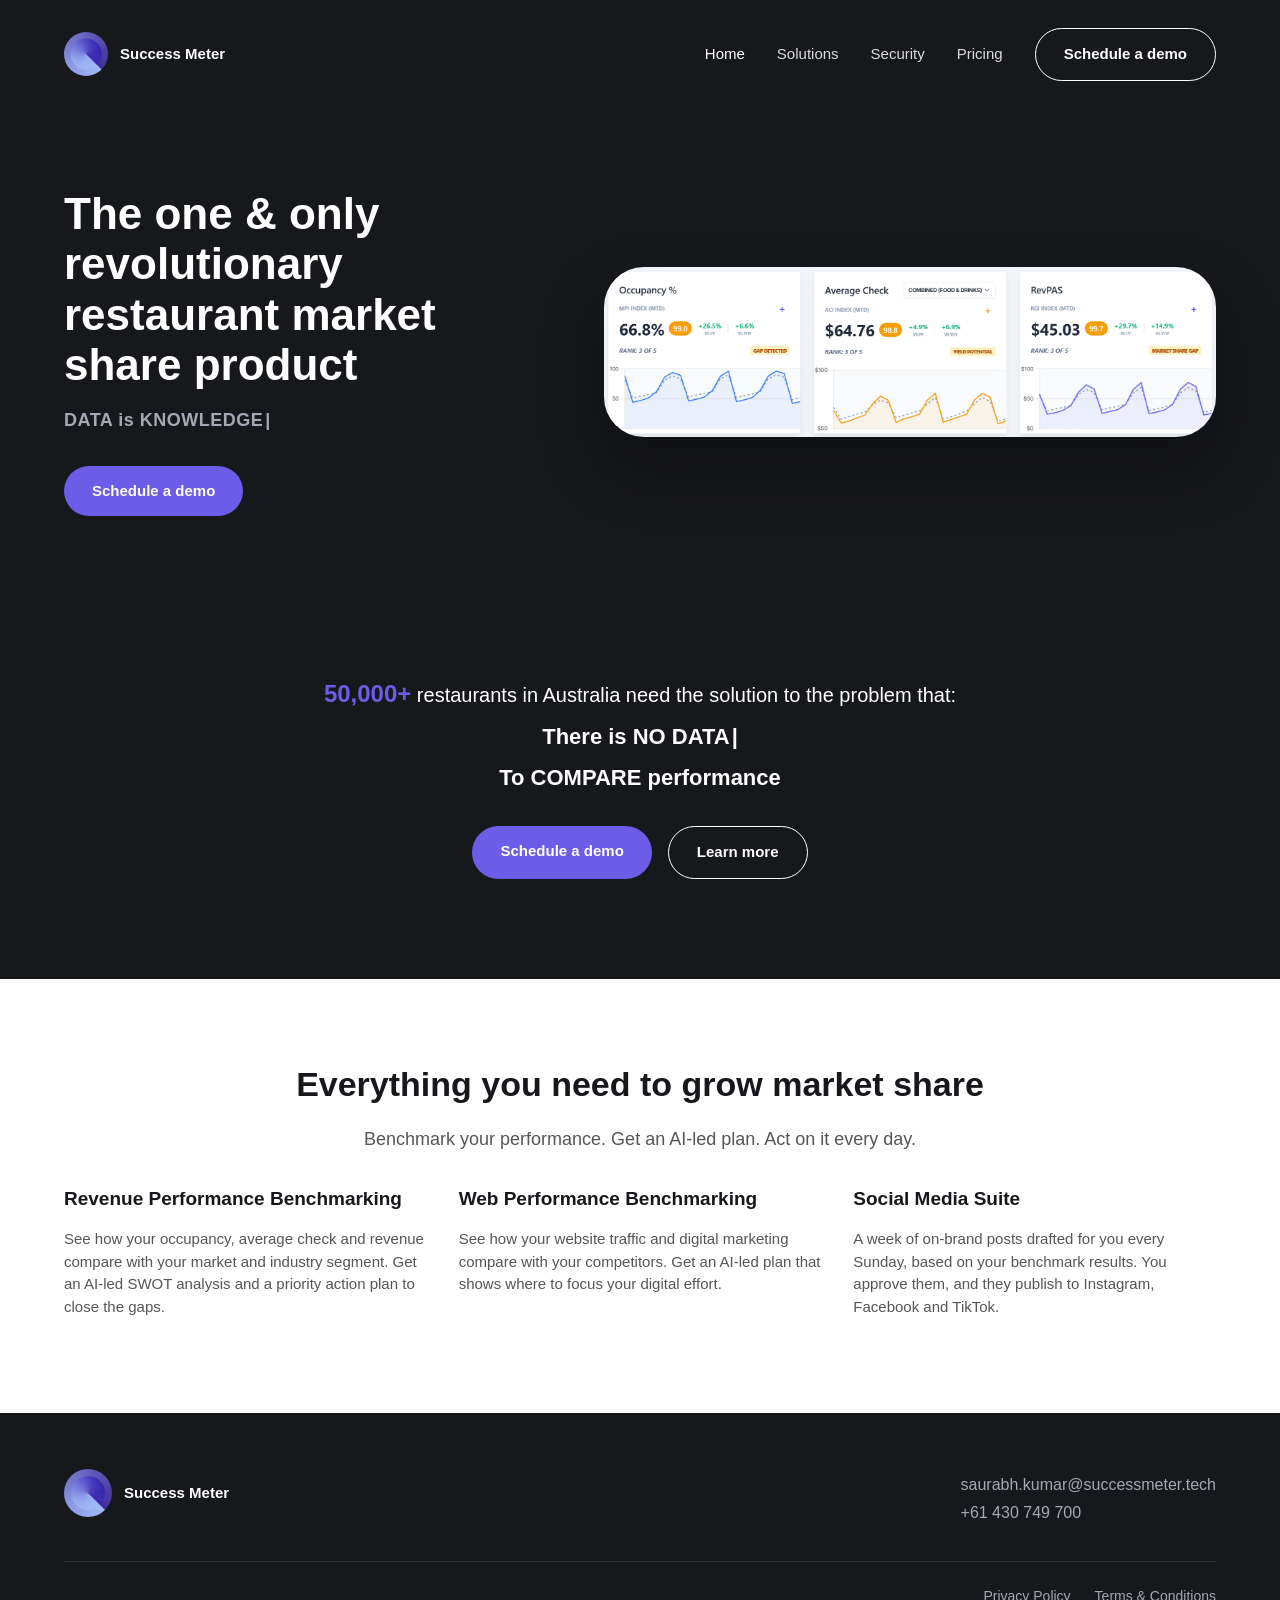
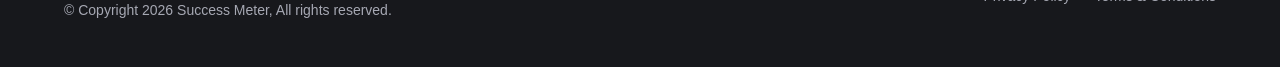
<file: index.html>
<!DOCTYPE html>
<html lang="en">
<head>
<meta charset="UTF-8" />
<meta name="viewport" content="width=device-width, initial-scale=1.0" />
<title>Success Meter — Restaurant Market Share &amp; Benchmarking Platform</title>
<meta name="description" content="Success Meter gives restaurants the data and benchmarking they need to compare performance, boost revenue and grow market share." />
<link rel="icon" type="image/svg+xml" href="assets/images/favicon.svg" />
<link rel="stylesheet" href="assets/css/styles.css" />
<script src="https://identity.netlify.com/v1/netlify-identity-widget.js"></script>
</head>
<body data-page="home">

<header class="site-header">
  <div class="container">
    <a href="index.html" class="brand">
      <img src="assets/images/logo.jpg" alt="Success Meter" data-field="logo" />
      <span class="brand-name" data-field="site_name">Success<br />Meter</span>
    </a>
    <nav class="site-nav">
      <a href="index.html" class="nav-link active">Home</a>
      <a href="solutions.html" class="nav-link">Solutions</a>
      <a href="security.html" class="nav-link">Security</a>
      <a href="pricing.html" class="nav-link">Pricing</a>
      <a href="pricing.html#demo" class="btn btn-outline js-book-demo">Schedule a demo</a>
    </nav>
    <button class="nav-toggle" aria-label="Toggle menu">&#9776;</button>
  </div>
</header>

<section class="hero">
  <div class="container">
    <div>
      <h1 data-field="hero_heading">The one &amp; only
    revolutionary restaurant market share product</h1>
      <p class="subtitle" data-field="hero_subtitle">DATA is KNOWLEDGE/POWER</p>
      <div class="hero-actions" style="justify-content:flex-start;">
        <a href="pricing.html#demo" class="btn btn-primary js-book-demo">Schedule a demo</a>
      </div>
    </div>
    <div class="hero-card">
      <img src="assets/images/Snapshot.png" alt="Restaurant performance dashboard showing occupancy, average check and RevPAS trends" data-field="hero_image" />
    </div>
  </div>
</section>

<section class="stats-banner">
  <div class="container">
    <p data-field="stats_line1"><strong>50,000+</strong> restaurants in Australia need the solution to the problem that:</p>
    <p class="highlight" data-field="stats_line2">There is NO DATA/Knowledge/Power</p>
    <p class="highlight" data-field="stats_line3">To COMPARE performance</p>
    <div class="hero-actions">
      <a href="pricing.html#demo" class="btn btn-primary js-book-demo">Schedule a demo</a>
      <a href="solutions.html" class="btn btn-outline">Learn more</a>
    </div>
  </div>
</section>

<section>
  <div class="container">
    <h2 class="section-title">Everything you need to grow market share</h2>
    <p class="section-subtitle" data-field="features_subheading">Benchmark your performance. Get an AI-led plan. Act on it every day.</p>
    <div class="feature-grid" data-field="features">
      <div class="feature-card">
        <h3>Revenue Performance Benchmarking</h3>
        <p>See how your occupancy, average check and revenue compare with your market and industry segment. Get an AI-led SWOT analysis and a priority action plan to close the gaps.</p>
      </div>
      <div class="feature-card">
        <h3>Web Performance Benchmarking</h3>
        <p>See how your website traffic and digital marketing compare with your competitors. Get an AI-led plan that shows where to focus your digital effort.</p>
      </div>
      <div class="feature-card">
        <h3>Social Media Suite</h3>
        <p>A week of on-brand posts drafted for you every Sunday, based on your benchmark results. You approve them, and they publish to Instagram, Facebook and TikTok.</p>
      </div>
    </div>
  </div>
</section>

<footer class="site-footer">
  <div class="container">
    <div class="footer-top">
      <a href="index.html" class="brand">
        <img src="assets/images/logo.jpg" alt="Success Meter" data-field="logo" />
        <span class="brand-name" data-field="site_name">Success Meter</span>
      </a>
      <div class="footer-contact">
        <p data-field="email">hello@successmeter.com.au</p>
        <p data-field="phone">+61 430 749 700</p>
      </div>
    </div>
    <div class="footer-bottom">
      <p data-field="footer_copyright">&copy; Copyright 2024 Success Meter, All rights reserved.</p>
      <div class="footer-links">
        <a href="#">Privacy Policy</a>
        <a href="#">Terms &amp; Conditions</a>
      </div>
    </div>
  </div>
</footer>

<script src="assets/js/main.js"></script>
<script src="assets/js/content.js"></script>
</body>
</html>
</file>
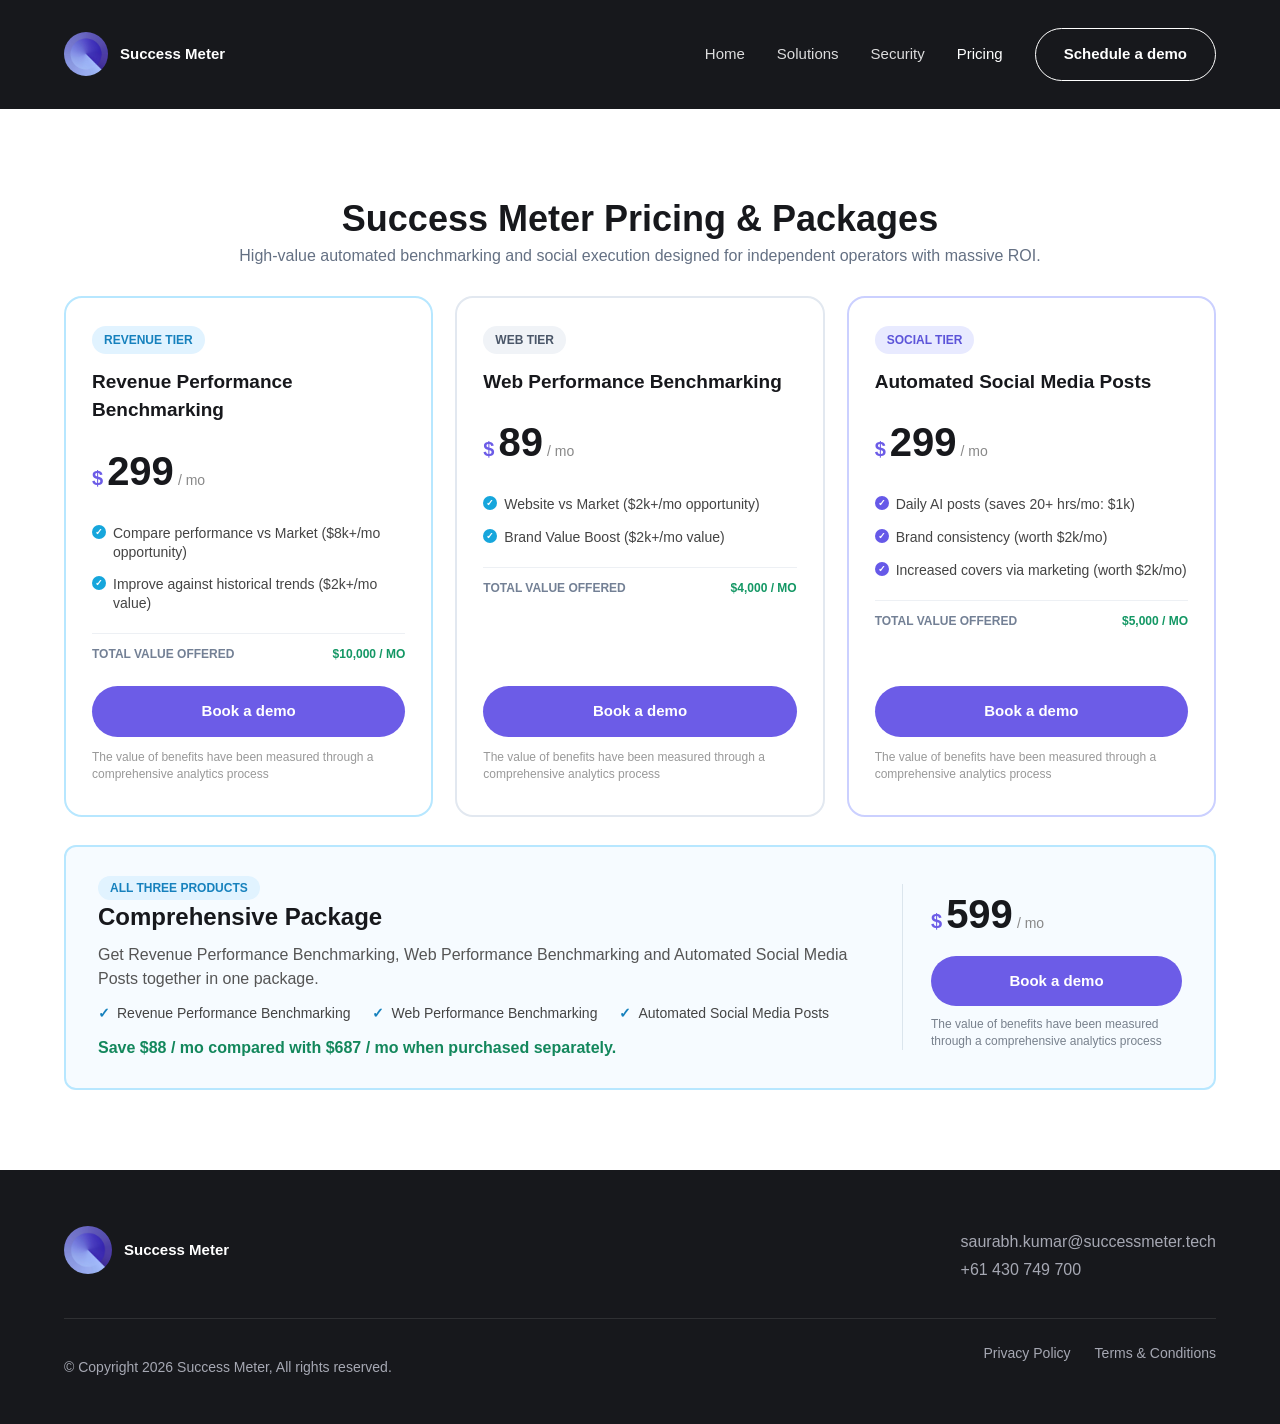
<file: pricing.html>
<!DOCTYPE html>
<html lang="en">
<head>
<meta charset="UTF-8" />
<meta name="viewport" content="width=device-width, initial-scale=1.0" />
<title>Pricing — Success Meter</title>
<meta name="description" content="Success Meter pricing for revenue benchmarking, web performance benchmarking and automated social media posts." />
<link rel="icon" type="image/svg+xml" href="assets/images/favicon.svg" />
<link rel="stylesheet" href="assets/css/styles.css" />
<script src="https://identity.netlify.com/v1/netlify-identity-widget.js"></script>
</head>
<body data-page="pricing">

<header class="site-header">
  <div class="container">
    <a href="index.html" class="brand">
      <img src="assets/images/logo.jpg" alt="Success Meter" data-field="logo" />
      <span class="brand-name" data-field="site_name">Success<br />Meter</span>
    </a>
    <nav class="site-nav">
      <a href="index.html" class="nav-link">Home</a>
      <a href="solutions.html" class="nav-link">Solutions</a>
      <a href="security.html" class="nav-link">Security</a>
      <a href="pricing.html" class="nav-link active">Pricing</a>
      <a href="#demo" class="btn btn-outline js-book-demo">Schedule a demo</a>
    </nav>
    <button class="nav-toggle" aria-label="Toggle menu">&#9776;</button>
  </div>
</header>

<section>
  <div class="container">
    <div class="pricing-header">
      <h1 data-field="page_heading">Success Meter Pricing &amp; Packages</h1>
      <p data-field="page_subtitle">High-value automated benchmarking and social execution designed for independent operators with massive ROI.</p>
    </div>

    <div class="pricing-grid" data-field="plans" id="demo">
      <div class="price-card">
        <span class="price-tier">Revenue Tier</span>
        <h3>Revenue Performance Benchmarking</h3>
        <div class="price-tag">
          <span class="dollar">$</span>
          <span class="amount">299</span>
          <span class="period">/ mo</span>
        </div>
        <ul>
          <li>Compare performance vs Market ($8k+/mo opportunity)</li>
          <li>Improve against historical trends ($2k+/mo value)</li>
          <li class="total"><span>Total value offered</span><strong>$10,000 / mo</strong></li>
        </ul>
        <a href="#demo" class="btn btn-primary js-book-demo">Book a demo</a>
        <p class="disclaimer">The value of benefits have been measured through a comprehensive analytics process</p>
      </div>

      <div class="price-card">
        <span class="price-tier">Web Tier</span>
        <h3>Web Performance Benchmarking</h3>
        <div class="price-tag">
          <span class="dollar">$</span>
          <span class="amount">89</span>
          <span class="period">/ mo</span>
        </div>
        <ul>
          <li>Website vs Market ($2k+/mo opportunity)</li>
          <li>Brand Value Boost ($2k+/mo value)</li>
          <li class="total"><span>Total value offered</span><strong>$4,000 / mo</strong></li>
        </ul>
        <a href="#demo" class="btn btn-primary js-book-demo">Book a demo</a>
        <p class="disclaimer">The value of benefits have been measured through a comprehensive analytics process</p>
      </div>

      <div class="price-card">
        <span class="price-tier">Social Tier</span>
        <h3>Automated Social Media Posts</h3>
        <div class="price-tag">
          <span class="dollar">$</span>
          <span class="amount">299</span>
          <span class="period">/ mo</span>
        </div>
        <ul>
          <li>Daily AI posts (saves 20+ hrs/mo: $1k)</li>
          <li>Brand consistency (worth $2k/mo)</li>
          <li>Increased covers via marketing (worth $2k/mo)</li>
          <li class="total"><span>Total value offered</span><strong>$5,000 / mo</strong></li>
        </ul>
        <a href="#demo" class="btn btn-primary js-book-demo">Book a demo</a>
        <p class="disclaimer">The value of benefits have been measured through a comprehensive analytics process</p>
      </div>
    </div>

    <div class="package-offer" data-field="package_offer">
      <div class="package-copy">
        <span class="price-tier" data-field="package_tier">All three products</span>
        <h2 data-field="package_title">Comprehensive Package</h2>
        <p data-field="package_description">Get Revenue Performance Benchmarking, Web Performance Benchmarking and Automated Social Media Posts together in one package.</p>
        <ul data-field="package_products">
          <li>Revenue Performance Benchmarking</li>
          <li>Web Performance Benchmarking</li>
          <li>Automated Social Media Posts</li>
        </ul>
        <p class="package-savings" data-field="package_savings">Save $88 / mo compared with $687 / mo when purchased separately.</p>
      </div>
      <div class="package-price">
        <div class="price-tag">
          <span class="dollar">$</span>
          <span class="amount" data-field="package_price">599</span>
          <span class="period" data-field="package_period">/ mo</span>
        </div>
        <a href="#demo" class="btn btn-primary js-book-demo" data-field="package_cta">Book a demo</a>
        <p class="disclaimer" data-field="package_disclaimer">The value of benefits have been measured through a comprehensive analytics process</p>
      </div>
    </div>
  </div>
</section>

<footer class="site-footer">
  <div class="container">
    <div class="footer-top">
      <a href="index.html" class="brand">
        <img src="assets/images/logo.jpg" alt="Success Meter" data-field="logo" />
        <span class="brand-name" data-field="site_name">Success Meter</span>
      </a>
      <div class="footer-contact">
        <p data-field="email">hello@successmeter.com.au</p>
        <p data-field="phone">+61 430 749 700</p>
      </div>
    </div>
    <div class="footer-bottom">
      <p data-field="footer_copyright">&copy; Copyright 2024 Success Meter, All rights reserved.</p>
      <div class="footer-links">
        <a href="#">Privacy Policy</a>
        <a href="#">Terms &amp; Conditions</a>
      </div>
    </div>
  </div>
</footer>

<script src="assets/js/main.js"></script>
<script src="assets/js/content.js"></script>
</body>
</html>
</file>
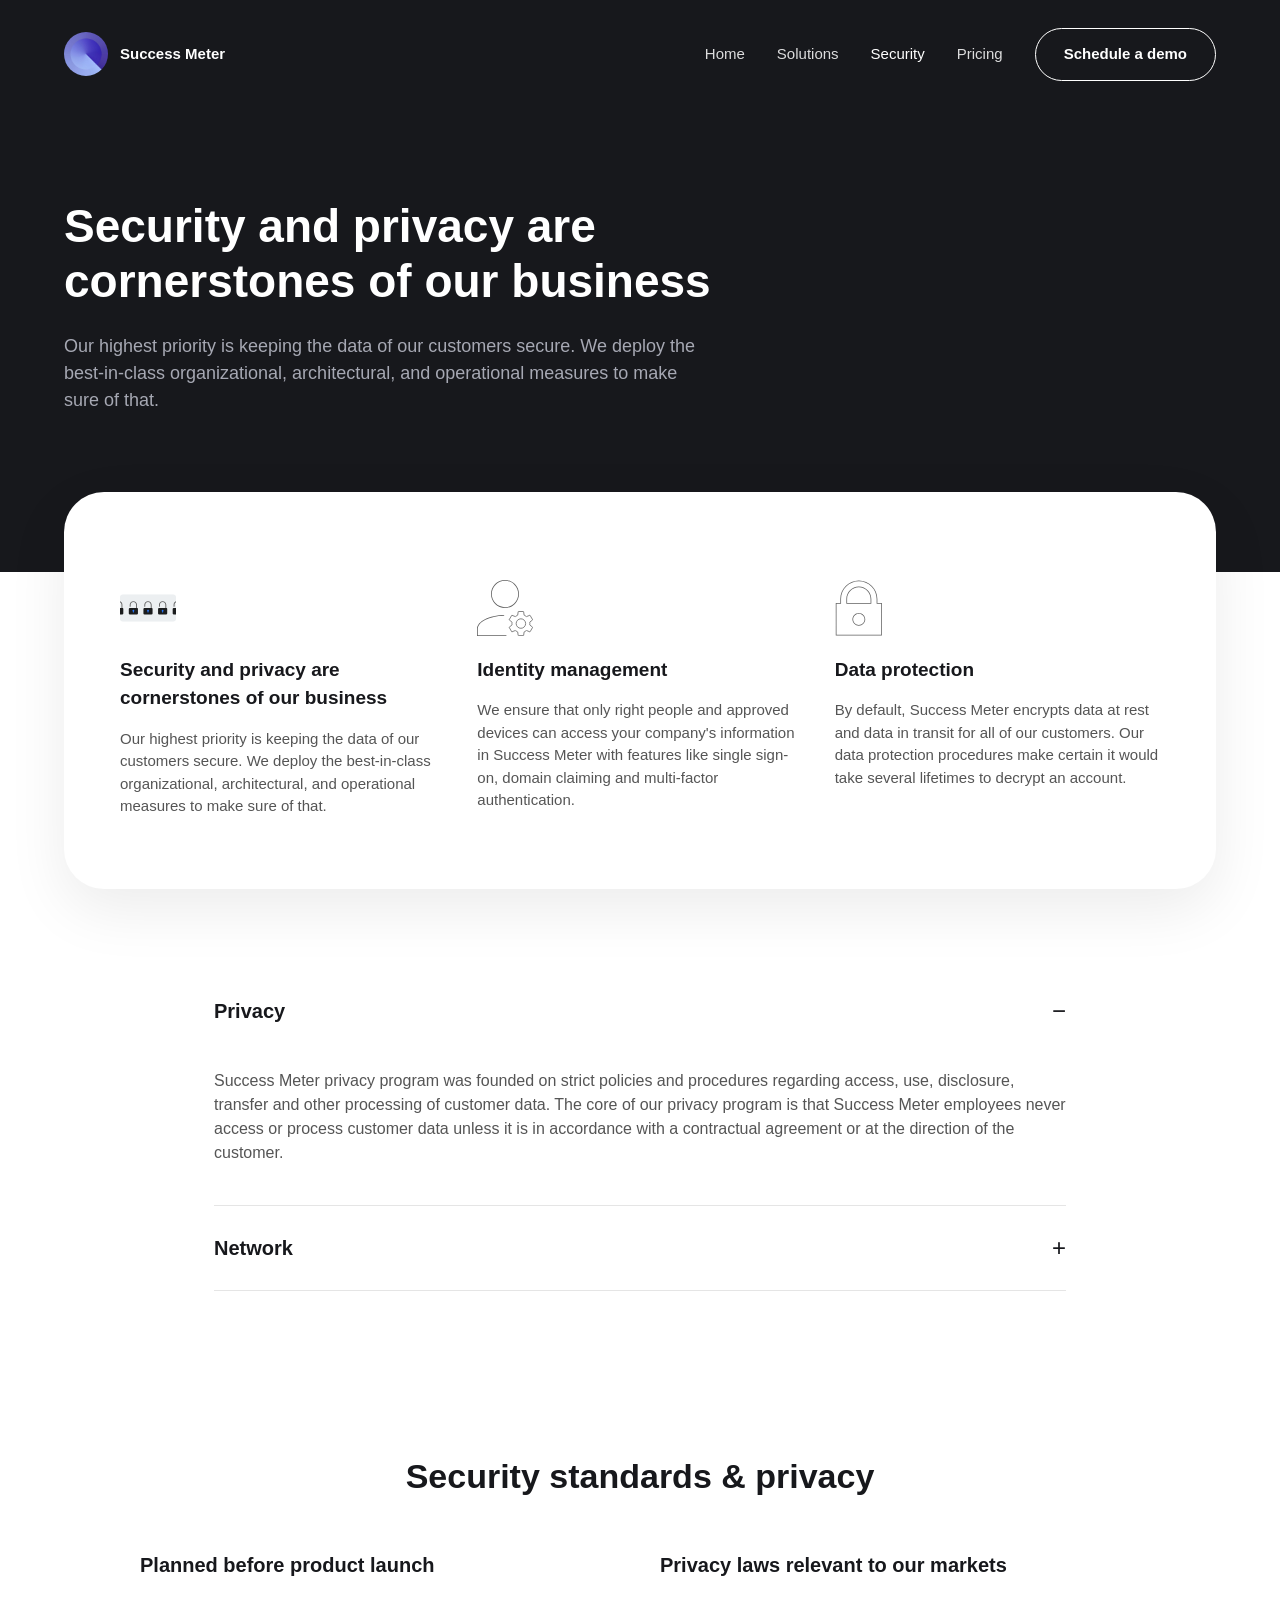
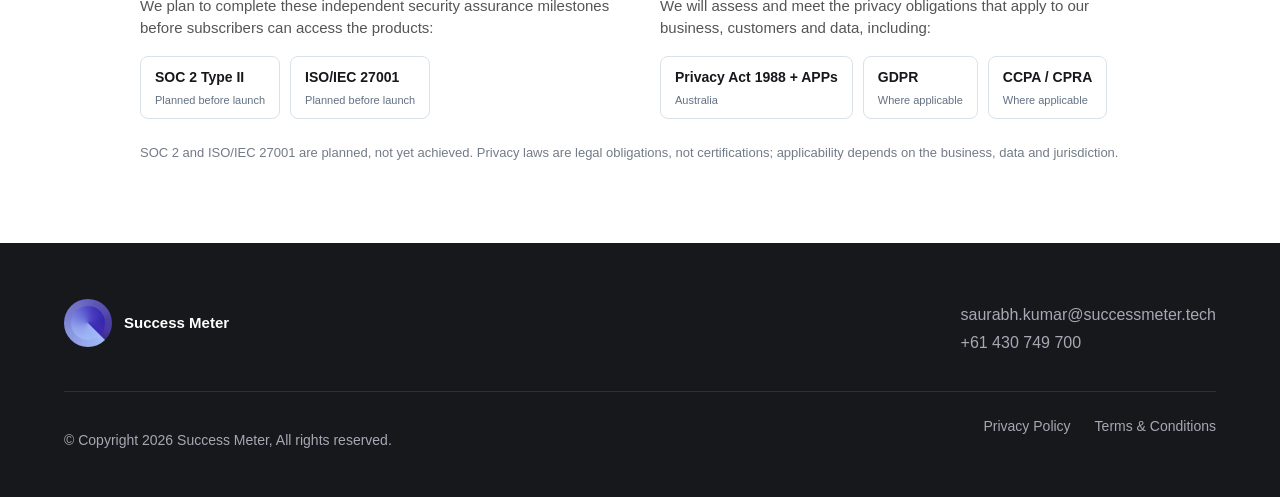
<file: security.html>
<!DOCTYPE html>
<html lang="en">
<head>
<meta charset="UTF-8" />
<meta name="viewport" content="width=device-width, initial-scale=1.0" />
<title>Security — Success Meter</title>
<meta name="description" content="Security and privacy are cornerstones of Success Meter's business. Learn about our identity management, data protection, and vulnerability assessments." />
<link rel="icon" type="image/svg+xml" href="assets/images/favicon.svg" />
<link rel="stylesheet" href="assets/css/styles.css" />
<script src="https://identity.netlify.com/v1/netlify-identity-widget.js"></script>
</head>
<body data-page="security">

<header class="site-header">
  <div class="container">
    <a href="index.html" class="brand">
      <img src="assets/images/logo.jpg" alt="Success Meter" data-field="logo" />
      <span class="brand-name" data-field="site_name">Success<br />Meter</span>
    </a>
    <nav class="site-nav">
      <a href="index.html" class="nav-link">Home</a>
      <a href="solutions.html" class="nav-link">Solutions</a>
      <a href="security.html" class="nav-link active">Security</a>
      <a href="pricing.html" class="nav-link">Pricing</a>
      <a href="pricing.html#demo" class="btn btn-outline js-book-demo">Schedule a demo</a>
    </nav>
    <button class="nav-toggle" aria-label="Toggle menu">&#9776;</button>
  </div>
</header>

<section class="page-hero">
  <div class="container">
    <h1 data-field="hero_heading">Security and privacy are cornerstones of our business</h1>
    <p class="lead" data-field="hero_lead">Our highest priority is keeping the data of our customers secure. We deploy the best-in-class organizational, architectural, and operational measures to make sure of that.</p>
  </div>
</section>

<div class="container">
  <div class="card-panel">
    <div class="feature-grid" data-field="feature_cards">
      <div class="feature-card">
        <img src="assets/images/security_cover_17687346da.svg" alt="" />
        <h3>Security and privacy are cornerstones of our business</h3>
        <p>Our highest priority is keeping the data of our customers secure. We deploy the best-in-class organizational, architectural, and operational measures to make sure of that.</p>
      </div>
      <div class="feature-card">
        <img src="assets/images/identity_7a412c0673.svg" alt="" />
        <h3>Identity management</h3>
        <p>We ensure that only right people and approved devices can access your company's information in Success Meter with features like single sign-on, domain claiming and multi-factor authentication.</p>
      </div>
      <div class="feature-card">
        <img src="assets/images/protection_279fe009c0.svg" alt="" />
        <h3>Data protection</h3>
        <p>By default, Success Meter encrypts data at rest and data in transit for all of our customers. Our data protection procedures make certain it would take several lifetimes to decrypt an account.</p>
      </div>
    </div>
  </div>
</div>

<section>
  <div class="container accordion">

    <div class="accordion-item open">
      <div class="accordion-header">Privacy</div>
      <div class="accordion-content">
        <div class="accordion-content-inner">
          <p data-field="privacy_text">Success Meter privacy program was founded on strict policies and procedures regarding access, use, disclosure, transfer and other processing of customer data. The core of our privacy program is that Success Meter employees never access or process customer data unless it is in accordance with a contractual agreement or at the direction of the customer.</p>
        </div>
      </div>
    </div>

    <div class="accordion-item">
      <div class="accordion-header">Network</div>
      <div class="accordion-content">
        <div class="accordion-content-inner">
          <div class="feature-grid" style="margin-top:0;" data-field="network_cards">
            <div class="feature-card">
              <img src="assets/images/application_3d86446c9b.svg" alt="" />
              <h3>Vulnerability Assessments</h3>
              <p>Success Meter contracts with third-party cyber-security experts to conduct independent analysis comprising of internal and external network, system, and application vulnerability scans and assessments. We implement top class security safeguards to ensure system stability and penetration protection.</p>
            </div>
            <div class="feature-card">
              <img src="assets/images/network_256fc0c7c4.svg" alt="" />
              <h3>Application</h3>
              <p>We perform third-party application-level security vulnerability assessment of our system on a regular basis. The experts exercise testing procedures to identify standard and advanced web application security vulnerabilities.</p>
            </div>
          </div>
        </div>
      </div>
    </div>

  </div>
</section>

<section>
  <div class="container">
    <h2 class="section-title">Security standards &amp; privacy</h2>
    <div class="security-roadmap">
      <div>
        <h3>Planned before product launch</h3>
        <p>We plan to complete these independent security assurance milestones before subscribers can access the products:</p>
        <div class="security-roadmap-badges" aria-label="Planned certification targets">
          <span class="security-roadmap-badge"><strong>SOC 2 Type II</strong><small>Planned before launch</small></span>
          <span class="security-roadmap-badge"><strong>ISO/IEC 27001</strong><small>Planned before launch</small></span>
        </div>
      </div>
      <div>
        <h3>Privacy laws relevant to our markets</h3>
        <p>We will assess and meet the privacy obligations that apply to our business, customers and data, including:</p>
        <div class="security-roadmap-badges" aria-label="Relevant privacy laws">
          <span class="security-roadmap-badge"><strong>Privacy Act 1988 + APPs</strong><small>Australia</small></span>
          <span class="security-roadmap-badge"><strong>GDPR</strong><small>Where applicable</small></span>
          <span class="security-roadmap-badge"><strong>CCPA / CPRA</strong><small>Where applicable</small></span>
        </div>
      </div>
    </div>
    <p class="security-roadmap-note">SOC 2 and ISO/IEC 27001 are planned, not yet achieved. Privacy laws are legal obligations, not certifications; applicability depends on the business, data and jurisdiction.</p>
  </div>
</section>

<footer class="site-footer">
  <div class="container">
    <div class="footer-top">
      <a href="index.html" class="brand">
        <img src="assets/images/logo.jpg" alt="Success Meter" data-field="logo" />
        <span class="brand-name" data-field="site_name">Success Meter</span>
      </a>
      <div class="footer-contact">
        <p data-field="email">hello@successmeter.com.au</p>
        <p data-field="phone">+61 430 749 700</p>
      </div>
    </div>
    <div class="footer-bottom">
      <p data-field="footer_copyright">&copy; Copyright 2024 Success Meter, All rights reserved.</p>
      <div class="footer-links">
        <a href="#">Privacy Policy</a>
        <a href="#">Terms &amp; Conditions</a>
      </div>
    </div>
  </div>
</footer>

<script src="assets/js/main.js"></script>
<script src="assets/js/content.js"></script>
</body>
</html>
</file>
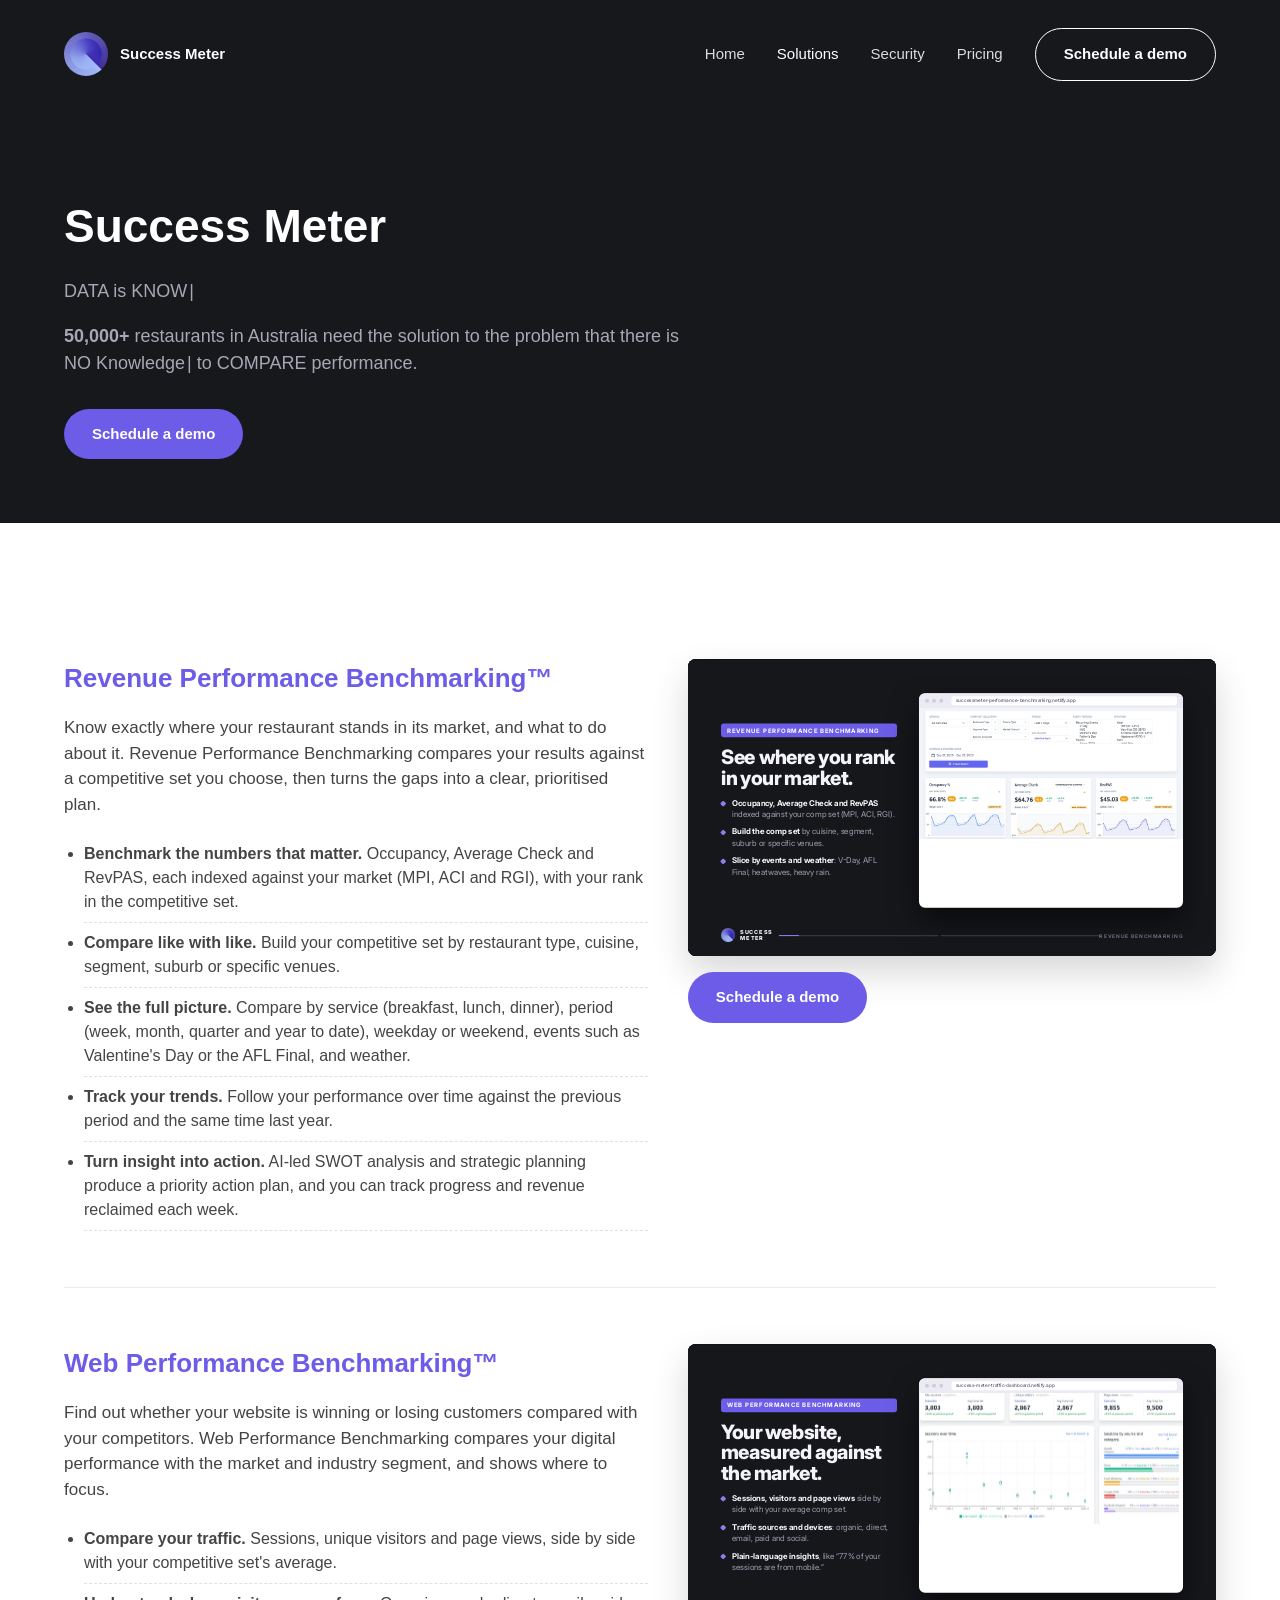
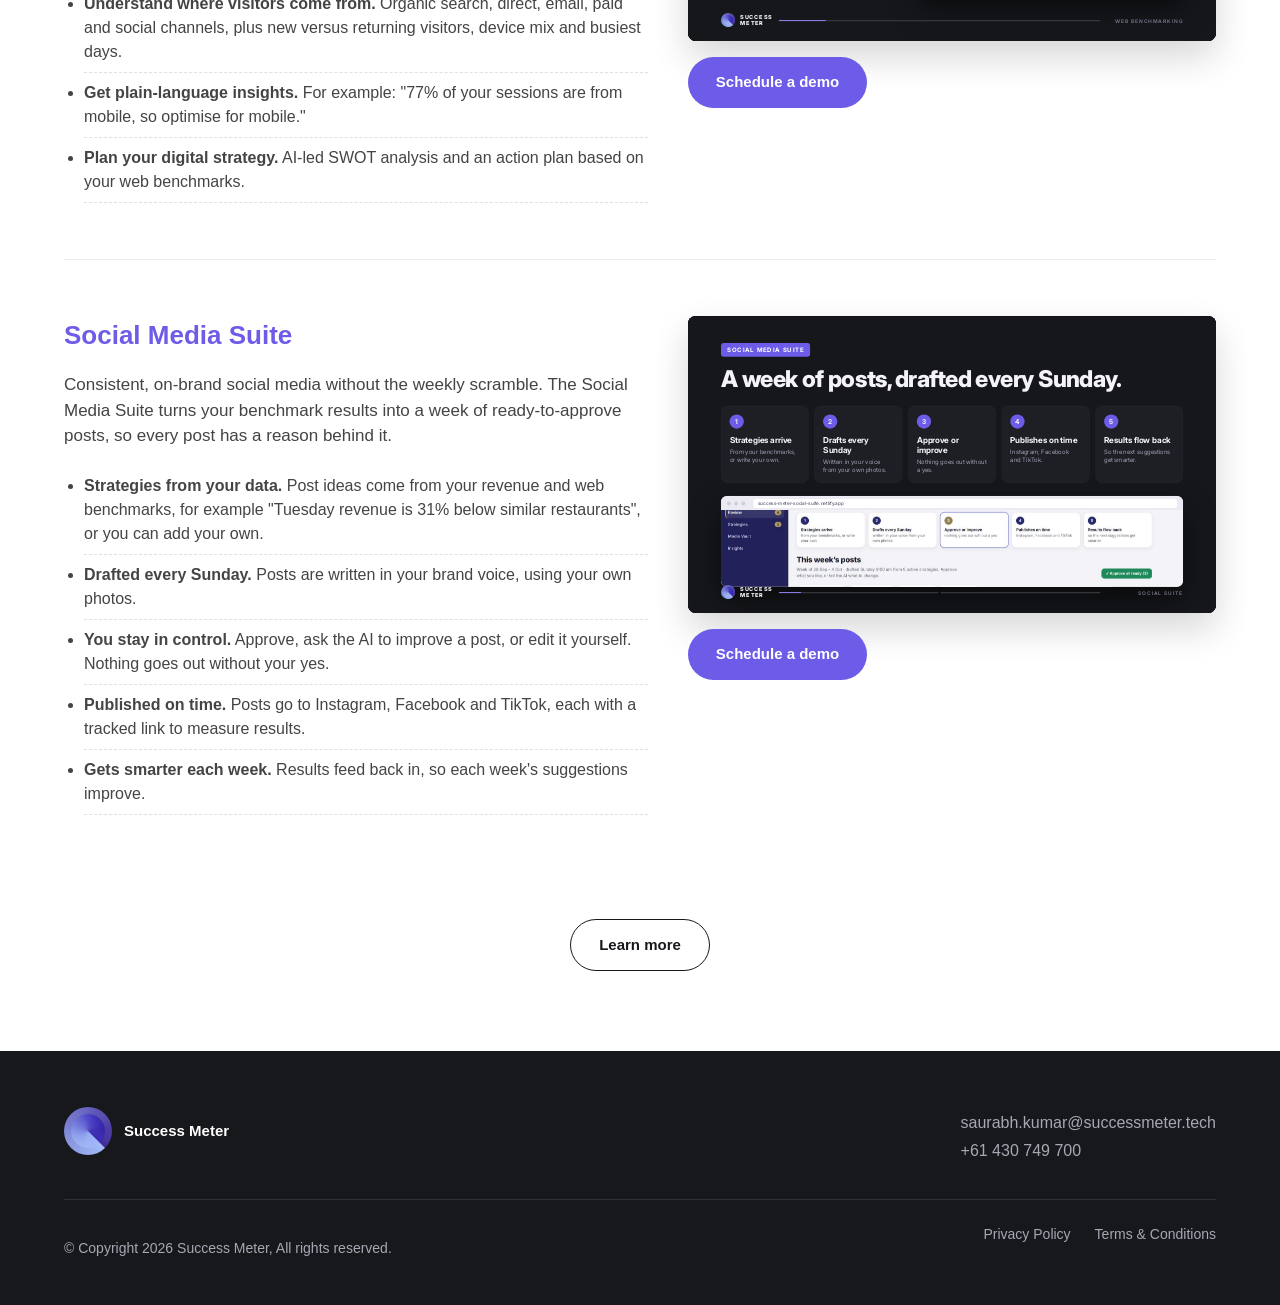
<file: solutions.html>
<!DOCTYPE html>
<html lang="en">
<head>
<meta charset="UTF-8" />
<meta name="viewport" content="width=device-width, initial-scale=1.0" />
<title>Solutions — Success Meter</title>
<meta name="description" content="Benchmark restaurant revenue and website performance, get AI-led action plans, and turn insights into on-brand social media posts with Success Meter." />
<link rel="icon" type="image/svg+xml" href="assets/images/favicon.svg" />
<link rel="stylesheet" href="assets/css/styles.css" />
<script src="https://identity.netlify.com/v1/netlify-identity-widget.js"></script>
</head>
<body data-page="solutions">

<header class="site-header">
  <div class="container">
    <a href="index.html" class="brand">
      <img src="assets/images/logo.jpg" alt="Success Meter" data-field="logo" />
      <span class="brand-name" data-field="site_name">Success<br />Meter</span>
    </a>
    <nav class="site-nav">
      <a href="index.html" class="nav-link">Home</a>
      <a href="solutions.html" class="nav-link active">Solutions</a>
      <a href="security.html" class="nav-link">Security</a>
      <a href="pricing.html" class="nav-link">Pricing</a>
      <a href="pricing.html#demo" class="btn btn-outline js-book-demo">Schedule a demo</a>
    </nav>
    <button class="nav-toggle" aria-label="Toggle menu">&#9776;</button>
  </div>
</header>

<section class="page-hero">
  <div class="container">
    <h1 data-field="hero_heading">Success Meter</h1>
    <p class="lead" data-field="hero_lead1">DATA is KNOWLEDGE/POWER</p>
    <p class="lead" data-field="hero_lead2"><strong>50,000+</strong> restaurants in Australia need the solution to the problem that there is NO DATA/Knowledge/Power to COMPARE performance.</p>
    <div class="hero-actions" style="justify-content:flex-start;">
      <a href="pricing.html#demo" class="btn btn-primary js-book-demo">Schedule a demo</a>
    </div>
  </div>
</section>

<section>
  <div class="container">

    <div data-field="solutions">
      <div class="solution-block">
        <div class="solution-copy">
          <h3>Revenue Performance Benchmarking&trade;</h3>
          <p>Know exactly where your restaurant stands in its market, and what to do about it. Revenue Performance Benchmarking compares your results against a competitive set you choose, then turns the gaps into a clear, prioritised plan.</p>
          <ul>
            <li><strong>Benchmark the numbers that matter.</strong> Occupancy, Average Check and RevPAS, each indexed against your market (MPI, ACI and RGI), with your rank in the competitive set.</li>
            <li><strong>Compare like with like.</strong> Build your competitive set by restaurant type, cuisine, segment, suburb or specific venues.</li>
            <li><strong>See the full picture.</strong> Compare by service (breakfast, lunch, dinner), period (week, month, quarter and year to date), weekday or weekend, events such as Valentine's Day or the AFL Final, and weather.</li>
            <li><strong>Track your trends.</strong> Follow your performance over time against the previous period and the same time last year.</li>
            <li><strong>Turn insight into action.</strong> AI-led SWOT analysis and strategic planning produce a priority action plan, and you can track progress and revenue reclaimed each week.</li>
          </ul>
        </div>
        <div class="solution-demo">
          <iframe src="assets/demos/showcase-loop.html#product=revenue" title="Revenue Performance Benchmarking animated product demo" loading="lazy" allow="fullscreen"></iframe>
          <a href="pricing.html#demo" class="btn btn-primary js-book-demo">Schedule a demo</a>
        </div>
      </div>

      <div class="solution-block">
        <div class="solution-copy">
          <h3>Web Performance Benchmarking&trade;</h3>
          <p>Find out whether your website is winning or losing customers compared with your competitors. Web Performance Benchmarking compares your digital performance with the market and industry segment, and shows where to focus.</p>
          <ul>
            <li><strong>Compare your traffic.</strong> Sessions, unique visitors and page views, side by side with your competitive set's average.</li>
            <li><strong>Understand where visitors come from.</strong> Organic search, direct, email, paid and social channels, plus new versus returning visitors, device mix and busiest days.</li>
            <li><strong>Get plain-language insights.</strong> For example: &ldquo;77% of your sessions are from mobile, so optimise for mobile.&rdquo;</li>
            <li><strong>Plan your digital strategy.</strong> AI-led SWOT analysis and an action plan based on your web benchmarks.</li>
          </ul>
        </div>
        <div class="solution-demo">
          <iframe src="assets/demos/showcase-loop.html#product=web" title="Web Performance Benchmarking animated product demo" loading="lazy" allow="fullscreen"></iframe>
          <a href="pricing.html#demo" class="btn btn-primary js-book-demo">Schedule a demo</a>
        </div>
      </div>

      <div class="solution-block">
        <div class="solution-copy">
          <h3>Social Media Suite</h3>
          <p>Consistent, on-brand social media without the weekly scramble. The Social Media Suite turns your benchmark results into a week of ready-to-approve posts, so every post has a reason behind it.</p>
          <ul>
            <li><strong>Strategies from your data.</strong> Post ideas come from your revenue and web benchmarks, for example &ldquo;Tuesday revenue is 31% below similar restaurants&rdquo;, or you can add your own.</li>
            <li><strong>Drafted every Sunday.</strong> Posts are written in your brand voice, using your own photos.</li>
            <li><strong>You stay in control.</strong> Approve, ask the AI to improve a post, or edit it yourself. Nothing goes out without your yes.</li>
            <li><strong>Published on time.</strong> Posts go to Instagram, Facebook and TikTok, each with a tracked link to measure results.</li>
            <li><strong>Gets smarter each week.</strong> Results feed back in, so each week's suggestions improve.</li>
          </ul>
        </div>
        <div class="solution-demo">
          <iframe src="assets/demos/showcase-loop.html#product=social" title="Social Media Suite animated product demo" loading="lazy" allow="fullscreen"></iframe>
          <a href="pricing.html#demo" class="btn btn-primary js-book-demo">Schedule a demo</a>
        </div>
      </div>
    </div>

    <div style="text-align:center; margin-top:48px;">
      <a href="pricing.html" class="btn btn-outline" style="color:var(--dark); border-color:var(--dark);">Learn more</a>
    </div>

  </div>
</section>

<footer class="site-footer">
  <div class="container">
    <div class="footer-top">
      <a href="index.html" class="brand">
        <img src="assets/images/logo.jpg" alt="Success Meter" data-field="logo" />
        <span class="brand-name" data-field="site_name">Success Meter</span>
      </a>
      <div class="footer-contact">
        <p data-field="email">hello@successmeter.com.au</p>
        <p data-field="phone">+61 430 749 700</p>
      </div>
    </div>
    <div class="footer-bottom">
      <p data-field="footer_copyright">&copy; Copyright 2024 Success Meter, All rights reserved.</p>
      <div class="footer-links">
        <a href="#">Privacy Policy</a>
        <a href="#">Terms &amp; Conditions</a>
      </div>
    </div>
  </div>
</footer>

<script src="assets/js/main.js"></script>
<script src="assets/js/content.js"></script>
</body>
</html>
</file>
<file: assets/css/styles.css>
/* Success Meter — shared styles */
:root {
  --dark: #17181c;
  --dark-2: #1f2026;
  --purple: #6c5ce7;
  --purple-dark: #5a4bd4;
  --text-muted: #a6a8b3;
  --white: #ffffff;
  --radius-lg: 40px;
  --radius-md: 24px;
  --max-width: 1200px;
  --font: 'Inter', -apple-system, BlinkMacSystemFont, 'Segoe UI', Roboto, sans-serif;
}

* {
  box-sizing: border-box;
}

html {
  scroll-behavior: smooth;
}

body {
  margin: 0;
  font-family: var(--font);
  color: var(--dark);
  background: var(--white);
  line-height: 1.5;
}

a {
  text-decoration: none;
  color: inherit;
}

ul {
  margin: 0;
  padding: 0;
  list-style: none;
}

img {
  max-width: 100%;
  display: block;
}

.container {
  max-width: var(--max-width);
  margin: 0 auto;
  padding: 0 24px;
}

/* ---------- Header ---------- */
.site-header {
  background: var(--dark);
  color: var(--white);
  padding: 28px 0;
}

.site-header .container {
  display: flex;
  align-items: center;
  justify-content: space-between;
}

.brand {
  display: flex;
  align-items: center;
  gap: 12px;
}

.brand img {
  width: 44px;
  height: 44px;
  border-radius: 50%;
  object-fit: cover;
}

.brand-name {
  font-weight: 700;
  font-size: 15px;
  line-height: 1.2;
}

.site-nav {
  display: flex;
  align-items: center;
  gap: 32px;
}

.site-nav a.nav-link {
  font-weight: 500;
  font-size: 15px;
  color: var(--white);
  opacity: 0.85;
  transition: opacity 0.2s;
}

.site-nav a.nav-link:hover,
.site-nav a.nav-link.active {
  opacity: 1;
}

.btn {
  display: inline-block;
  padding: 14px 28px;
  border-radius: 999px;
  font-weight: 700;
  font-size: 15px;
  text-align: center;
  cursor: pointer;
  transition: transform 0.2s, background 0.2s, color 0.2s;
  border: none;
}

.btn:hover {
  transform: translateY(-2px);
}

.btn-outline {
  border: 1.5px solid var(--white);
  color: var(--white);
  background: transparent;
}

.btn-outline:hover {
  background: var(--white);
  color: var(--dark);
}

.btn-primary {
  background: var(--purple);
  color: var(--white);
}

.btn-primary:hover {
  background: var(--purple-dark);
}

.nav-toggle {
  display: none;
  background: none;
  border: none;
  color: var(--white);
  font-size: 28px;
  cursor: pointer;
}

/* ---------- Hero (Home) ---------- */
.hero {
  background: var(--dark);
  color: var(--white);
  padding: 80px 0 120px;
}

.hero .container {
  display: grid;
  grid-template-columns: minmax(0, 0.9fr) minmax(0, 1.1fr);
  gap: 40px;
  align-items: center;
}

.hero h1 {
  font-size: 44px;
  font-weight: 800;
  line-height: 1.15;
  white-space: pre-line;
  margin: 0 0 16px;
}

.hero .subtitle {
  color: var(--text-muted);
  font-size: 18px;
  font-weight: 600;
  margin: 0 0 32px;
  letter-spacing: 0.5px;
}

.typewriter-cursor {
  display: inline-block;
  margin-left: 2px;
  animation: typewriter-blink 0.8s steps(1) infinite;
}

@keyframes typewriter-blink {
  0%, 50% { opacity: 1; }
  50.01%, 100% { opacity: 0; }
}

.hero-card {
  border-radius: var(--radius-lg);
  overflow: hidden;
  box-shadow: 0 30px 60px rgba(0, 0, 0, 0.35);
}

.hero-card img {
  width: 100%;
  display: block;
}

.stats-banner {
  background: var(--dark);
  color: var(--white);
  padding: 40px 0 100px;
  text-align: center;
}

.stats-banner p {
  max-width: 720px;
  margin: 0 auto 8px;
  font-size: 20px;
  line-height: 1.5;
}

.stats-banner strong {
  color: var(--purple);
  font-size: 24px;
}

.stats-banner .highlight {
  font-weight: 800;
  font-size: 22px;
  color: var(--white);
}

.hero-actions {
  display: flex;
  gap: 16px;
  justify-content: center;
  margin-top: 32px;
}

/* ---------- Generic page hero (Solutions/Security/Pricing) ---------- */
.page-hero {
  background: var(--dark);
  color: var(--white);
  padding: 90px 0 140px;
  position: relative;
  overflow: hidden;
}

body[data-page="solutions"] .page-hero {
  padding-bottom: 64px;
}

.page-hero h1 {
  font-size: 46px;
  font-weight: 800;
  max-width: 760px;
  margin: 0 0 24px;
  line-height: 1.2;
}

.page-hero .lead {
  max-width: 640px;
  color: var(--text-muted);
  font-size: 18px;
}

/* ---------- Sections ---------- */
section {
  padding: 80px 0;
}

.section-title {
  font-size: 34px;
  font-weight: 800;
  text-align: center;
  margin: 0 0 48px;
}

.section-subtitle {
  max-width: 720px;
  margin: -32px auto 32px;
  color: #555;
  font-size: 18px;
  text-align: center;
}

/* ---------- Solutions cards ---------- */
.solution-block {
  display: grid;
  grid-template-columns: minmax(0, 1.05fr) minmax(0, 0.95fr);
  gap: 40px;
  align-items: start;
  padding: 56px 0;
  border-bottom: 1px solid #ececec;
}

.solution-copy,
.solution-demo {
  min-width: 0;
}

.solution-demo iframe {
  display: block;
  width: 100%;
  aspect-ratio: 16 / 9;
  border: 0;
  border-radius: 8px;
  background: #16171b;
  box-shadow: 0 16px 36px rgba(0, 0, 0, 0.16);
}

.solution-demo .btn {
  margin-top: 16px;
}

.solution-block:last-of-type {
  border-bottom: none;
}

.solution-block h3 {
  font-size: 26px;
  font-weight: 800;
  margin: 0 0 16px;
  color: var(--purple);
}

.solution-block p {
  font-size: 17px;
  color: #444;
}

.solution-block ul {
  margin-top: 16px;
  padding-left: 20px;
  list-style: disc;
}

.solution-block ul li {
  padding: 8px 0;
  font-size: 16px;
  color: #444;
  border-bottom: 1px dashed #e0e0e0;
}

/* ---------- Feature / image boxes (Security) ---------- */
.card-panel {
  background: var(--white);
  border-radius: var(--radius-lg);
  margin-top: -80px;
  position: relative;
  z-index: 2;
  padding: 56px;
  box-shadow: 0 20px 60px rgba(0, 0, 0, 0.08);
}

.feature-grid {
  display: grid;
  grid-template-columns: repeat(3, 1fr);
  gap: 32px;
  margin-top: 32px;
}

.feature-card img {
  width: 56px;
  height: 56px;
  margin-bottom: 20px;
}

.feature-card h3 {
  font-size: 19px;
  font-weight: 700;
  margin: 0 0 10px;
}

.feature-card p {
  color: #555;
  font-size: 15px;
}

.accordion {
  max-width: 900px;
  margin: 0 auto;
}

.accordion-item {
  border-bottom: 1px solid #e5e5e5;
}

.accordion-header {
  display: flex;
  justify-content: space-between;
  align-items: center;
  padding: 24px 0;
  cursor: pointer;
  font-size: 20px;
  font-weight: 700;
}

.accordion-header::after {
  content: '+';
  font-size: 24px;
  font-weight: 400;
  transition: transform 0.2s;
}

.accordion-item.open .accordion-header::after {
  content: '\2212';
}

.accordion-content {
  max-height: 0;
  overflow: hidden;
  transition: max-height 0.3s ease;
}

.accordion-content-inner {
  padding-bottom: 24px;
  color: #555;
  font-size: 16px;
}

.accordion-item.open .accordion-content {
  max-height: 800px;
}

.compliance-logos {
  display: flex;
  flex-wrap: wrap;
  gap: 32px;
  justify-content: center;
  align-items: center;
  margin-top: 24px;
}

.compliance-logos img {
  height: 48px;
  width: auto;
  filter: grayscale(100%);
  opacity: 0.8;
}

.security-roadmap {
  display: grid;
  grid-template-columns: repeat(2, minmax(0, 1fr));
  gap: 40px;
  max-width: 1000px;
  margin: 0 auto;
}

.security-roadmap h3 {
  margin: 0 0 10px;
  font-size: 20px;
}

.security-roadmap p,
.security-roadmap li {
  color: #555;
  font-size: 15px;
}

.security-roadmap-badges {
  display: flex;
  flex-wrap: wrap;
  gap: 10px;
  margin-top: 16px;
}

.security-roadmap-badge {
  display: inline-flex;
  min-height: 62px;
  flex-direction: column;
  justify-content: center;
  gap: 4px;
  padding: 10px 14px;
  border: 1px solid #d9e2ea;
  border-radius: 8px;
  background: #fff;
}

.security-roadmap-badge strong {
  color: var(--dark);
  font-size: 14px;
}

.security-roadmap-badge small {
  color: #637183;
  font-size: 11px;
}

.security-roadmap-note {
  max-width: 1000px;
  margin: 24px auto 0;
  color: #737b87;
  font-size: 13px;
}

/* ---------- Pricing ---------- */
.pricing-header {
  max-width: 900px;
  margin: 8px auto 28px;
  text-align: center;
}

.pricing-header h1 {
  margin: 0 0 4px;
  color: var(--dark);
  font-size: 36px;
  line-height: 1.2;
}

.pricing-header p {
  margin: 0;
  color: #647083;
  font-size: 16px;
}

.pricing-intro {
  display: grid;
  grid-template-columns: auto 1fr;
  gap: 32px;
  align-items: center;
  margin-bottom: 48px;
}

.pricing-intro img {
  width: 96px;
}

.pricing-intro h2 {
  font-size: 28px;
  font-weight: 800;
  margin: 0 0 12px;
}

.pricing-steps {
  text-align: center;
  margin-bottom: 64px;
}

.pricing-steps p {
  font-weight: 700;
  font-size: 20px;
  margin-bottom: 24px;
}

.pricing-note {
  display: grid;
  grid-template-columns: auto 1fr;
  gap: 24px;
  align-items: center;
  background: #f7f5ff;
  border-radius: var(--radius-md);
  padding: 32px;
  margin-bottom: 56px;
}

.pricing-note img {
  width: 72px;
}

.pricing-grid {
  display: grid;
  grid-template-columns: repeat(3, minmax(0, 1fr));
  gap: 22px;
  min-width: 0;
}

.price-card {
  min-width: 0;
  border: 2px solid #e2e8f0;
  border-radius: 18px;
  padding: 28px 26px 20px;
  background: #fff;
  display: flex;
  flex-direction: column;
}

.price-card:nth-child(1) {
  border-color: #b7e7ff;
}

.price-card:nth-child(3) {
  border-color: #cbd0ff;
}

.price-tier {
  align-self: flex-start;
  margin-bottom: 14px;
  padding: 5px 12px;
  border-radius: 999px;
  background: #e1f3ff;
  color: #1681bd;
  font-size: 12px;
  font-weight: 800;
  text-transform: uppercase;
}

.price-card:nth-child(2) .price-tier {
  background: #f0f3f7;
  color: #4a5668;
}

.price-card:nth-child(3) .price-tier {
  background: #e8eaff;
  color: #5c54d9;
}

.price-card h3 {
  font-size: 19px;
  font-weight: 800;
  min-height: 0;
  margin: 0;
}

.price-tag {
  display: flex;
  align-items: baseline;
  gap: 4px;
  margin: 16px 0;
}

.price-tag .dollar {
  font-size: 20px;
  font-weight: 700;
  color: var(--purple);
}

.price-tag .amount {
  font-size: 40px;
  font-weight: 800;
}

.price-tag .period {
  color: #888;
  font-size: 14px;
}

.price-card ul {
  flex-grow: 1;
  margin-bottom: 24px;
  list-style: none;
}

.price-card ul li {
  font-size: 14px;
  color: #444;
  padding: 7px 0 7px 21px;
  position: relative;
  line-height: 1.35;
}

.price-card ul li:not(.total)::before {
  content: '\2713';
  position: absolute;
  left: 0;
  top: 8px;
  width: 14px;
  height: 14px;
  border-radius: 50%;
  background: #16a6dc;
  color: #fff;
  font-size: 9px;
  line-height: 14px;
  text-align: center;
  font-weight: 800;
}

.price-card:nth-child(3) ul li:not(.total)::before {
  background: #6659e8;
}

.price-card ul li.total {
  display: flex;
  flex-wrap: wrap;
  justify-content: space-between;
  gap: 12px;
  margin-top: 13px;
  padding: 12px 0 0;
  border-top: 1px solid #edf0f4;
  color: #738095;
  font-size: 12px;
  font-weight: 800;
  text-transform: uppercase;
}

.price-card ul li.total strong {
  flex: 0 0 auto;
  color: #139764;
}

.price-card .btn {
  width: 100%;
}

.price-card .disclaimer {
  font-size: 12px;
  color: #999;
  margin-top: 12px;
  line-height: 1.4;
}

@media (max-width: 900px) {
  .pricing-grid {
    grid-template-columns: 1fr;
  }
}

.package-offer {
  display: grid;
  grid-template-columns: minmax(0, 1fr) minmax(220px, 280px);
  gap: 32px;
  align-items: center;
  margin-top: 28px;
  padding: 28px 32px;
  border: 2px solid #b7e7ff;
  border-radius: 12px;
  background: #f6fbff;
}

.package-copy h2 {
  margin: 0 0 8px;
  font-size: 24px;
}

.package-copy p {
  margin: 0 0 12px;
  color: #555;
}

.package-copy ul {
  display: flex;
  flex-wrap: wrap;
  gap: 8px 22px;
  margin: 0 0 12px;
  list-style: none;
}

.package-copy li {
  color: #444;
  font-size: 14px;
}

.package-copy li::before {
  content: '\2713';
  margin-right: 7px;
  color: #1681bd;
  font-weight: 800;
}

.package-copy .package-savings {
  margin: 0;
  color: #13875c;
  font-weight: 700;
}

.package-price {
  padding-left: 28px;
  border-left: 1px solid #dbe5ed;
}

.package-price .price-tag {
  margin: 0 0 12px;
}

.package-price .btn {
  width: 100%;
}

.package-price .disclaimer {
  margin: 10px 0 0;
  color: #78818d;
  font-size: 12px;
  line-height: 1.4;
}

@media (max-width: 900px) {
  .package-offer {
    grid-template-columns: 1fr;
    gap: 16px;
  }

  .package-price {
    padding: 16px 0 0;
    border-top: 1px solid #dbe5ed;
    border-left: 0;
  }
}

/* ---------- Footer ---------- */
.site-footer {
  background: var(--dark);
  color: var(--white);
  padding: 56px 0 32px;
}

.footer-top {
  display: flex;
  justify-content: space-between;
  align-items: flex-start;
  flex-wrap: wrap;
  gap: 24px;
  padding-bottom: 32px;
  border-bottom: 1px solid rgba(255, 255, 255, 0.1);
}

.footer-top .brand img {
  width: 48px;
  height: 48px;
}

.footer-contact p {
  margin: 4px 0;
  color: var(--text-muted);
}

.footer-bottom {
  display: flex;
  justify-content: space-between;
  flex-wrap: wrap;
  gap: 12px;
  padding-top: 24px;
  font-size: 14px;
  color: var(--text-muted);
}

.footer-bottom .footer-links {
  display: flex;
  gap: 24px;
}

/* ---------- Responsive ---------- */
@media (max-width: 900px) {
  .hero .container,
  .solution-block,
  .pricing-intro,
  .pricing-note {
    grid-template-columns: 1fr;
  }

  .feature-grid,
  .pricing-grid {
    grid-template-columns: 1fr;
  }

  .security-roadmap {
    grid-template-columns: 1fr;
  }

  .site-nav {
    position: fixed;
    top: 0;
    right: 0;
    height: 100vh;
    width: 260px;
    background: var(--dark-2);
    flex-direction: column;
    padding: 100px 32px;
    transform: translateX(100%);
    transition: transform 0.3s ease;
    z-index: 100;
    align-items: flex-start;
    gap: 24px;
  }

  .site-nav.open {
    transform: translateX(0);
  }

  .nav-toggle {
    display: block;
  }

  .hero h1,
  .page-hero h1 {
    font-size: 32px;
  }

  .card-panel {
    padding: 32px 20px;
  }

  .footer-top,
  .footer-bottom {
    flex-direction: column;
  }
}
</file>
